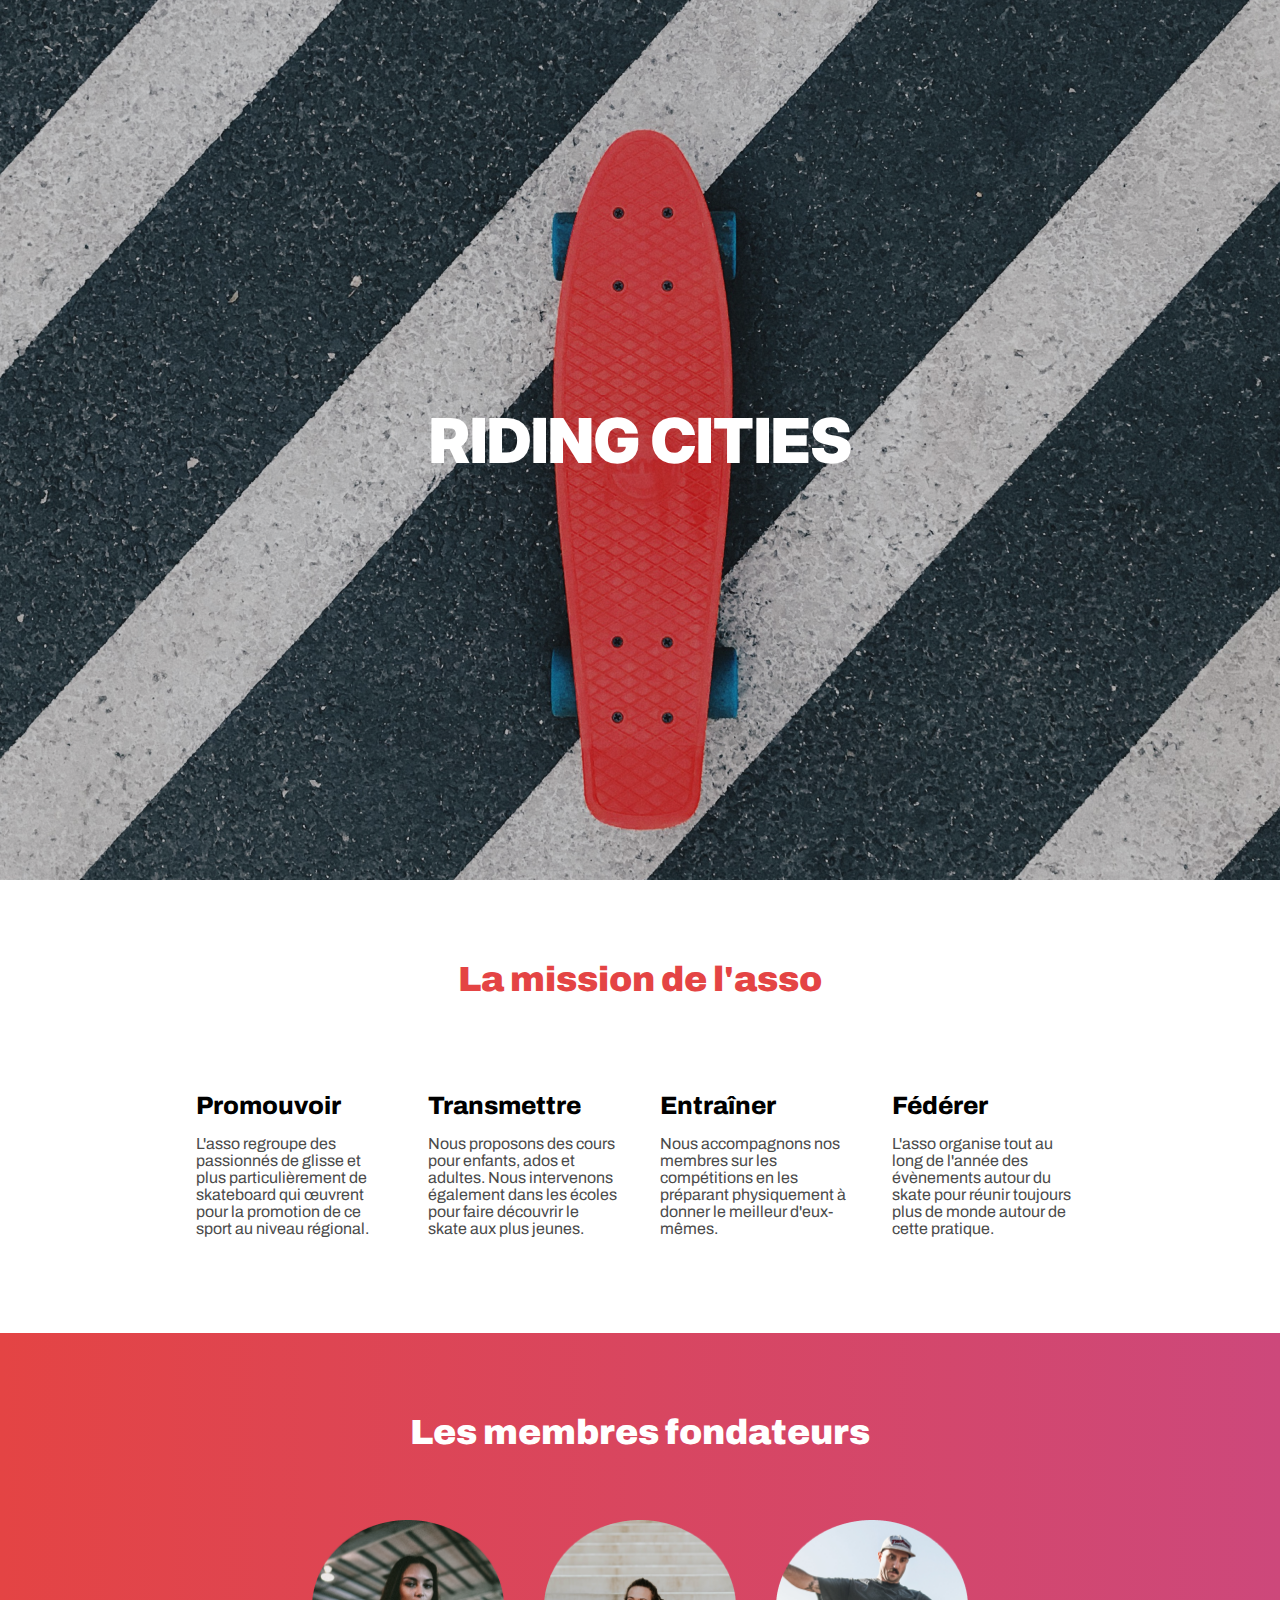
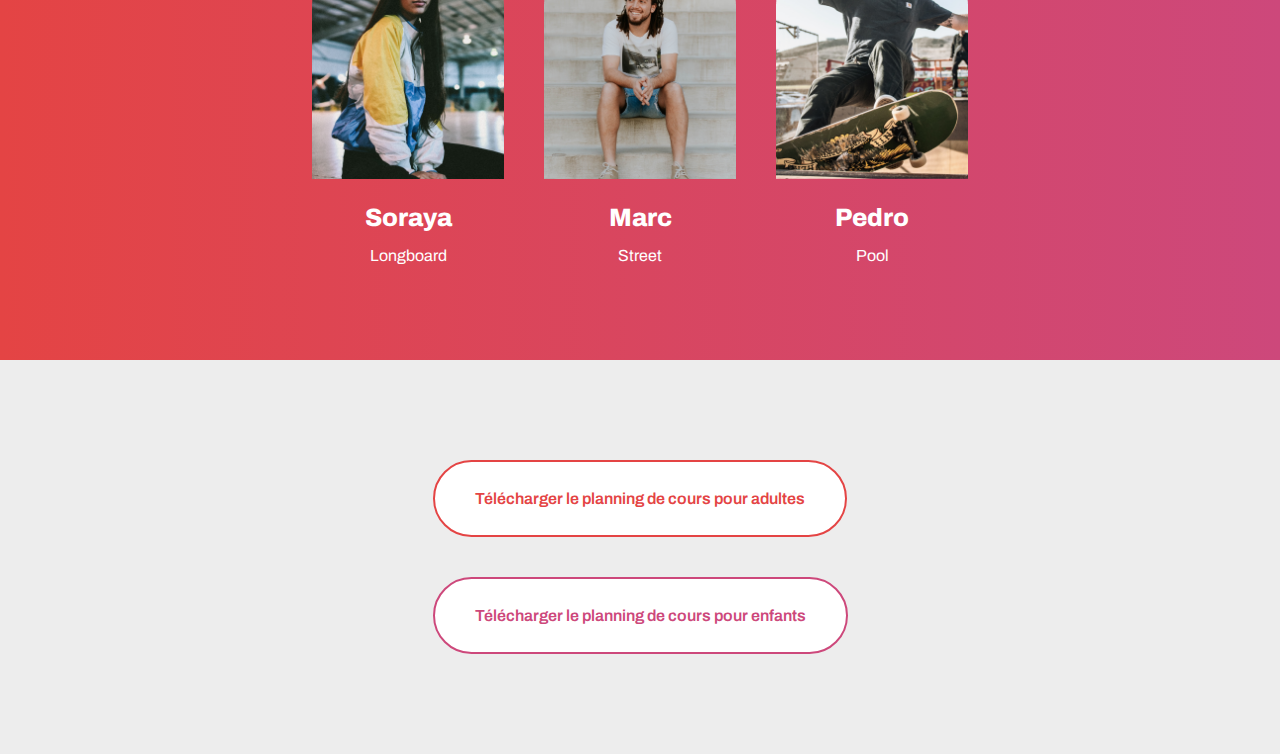
<file: index.html>
<!DOCTYPE html>
<html lang="fr">
	<head>
		<meta charset="utf-8">
		<meta name="viewport" content="width=device-width, initial-scale=1">
		<link rel="stylesheet" type="text/css" href="css/style.css">
		<link rel="preconnect" href="https://fonts.googleapis.com">
		<link rel="preconnect" href="https://fonts.gstatic.com" crossorigin>
		<link href="https://fonts.googleapis.com/css2?family=Archivo:wght@400;500;600;800;900&family=Inter:wght@900&display=swap" rel="stylesheet">
		<title>Riding Cities</title>
	</head>
	<body>
		<div class="container">
			<header>
				<img src="images/header.png" alt="skateboard sur un sol goudronné">
				<div class="headerTextContent">
					<h1>RIDING CITIES</h1>
				</div>
			</header>
			<main>
				<section>
					<h2>La mission de l'asso</h2>
					<div class="directionRow">
						<article>
							<h3>Promouvoir</h3>
							<p>L'asso regroupe des passionnés de glisse et plus particulièrement de skateboard qui œuvrent pour la promotion de ce sport au niveau régional.</p>
						</article>
						<article>
							<h3>Transmettre</h3>
							<p>Nous proposons des cours pour enfants, ados et adultes. Nous intervenons également dans les écoles pour faire découvrir le skate aux plus jeunes.</p>
						</article>
						<article>
							<h3>Entraîner</h3>
							<p>Nous accompagnons nos membres sur les compétitions en les préparant physiquement à donner le meilleur d'eux-mêmes.</p>
						</article>
						<article>
							<h3>Fédérer</h3>
							<p>L'asso organise tout au long de l'année des évènements autour du skate pour réunir toujours plus de monde autour de cette pratique.</p>
						</article>
					</div>
				</section>
                <section class="sectionLinearGradientBackground whiteContentSection">
                    <h2>Les membres fondateurs</h2>
                    <div class="directionRow textCenter">
                        <article>
                            <img src="images/soraya.png" alt="une jeune femme habillée en streetwear">
                            <h3>Soraya</h3>
                            <p>Longboard</p>
                        </article>
                        <article>
                            <img src="images/marc.png" alt="un homme souriant assis sur un escalier'">
                            <h3>Marc</h3>
                            <p>Street</p>
                        </article>
                        <article>
                            <img src="images/pedro.png" alt="un homme faisant du skateboard">
                            <h3>Pedro</h3>
                            <p>Pool</p>
                        </article>
                    </div>
                </section>
				<section class="sectionLightGreyBackground">
					<div class="directionColumn">
						<a class="button buttonMainColor buttonRounded buttonHighlight" href="documents/planning-adultes.pdf" target="_blank">Télécharger le planning de cours pour adultes</a>
                        <a class="button buttonSecondColor buttonRounded buttonHighlight" href="documents/planning-enfants.pdf" target="_blank">Télécharger le planning de cours pour enfants</a>
					</div>
				</section>
			</main>
		</div>
	</body>
</html>
</file>
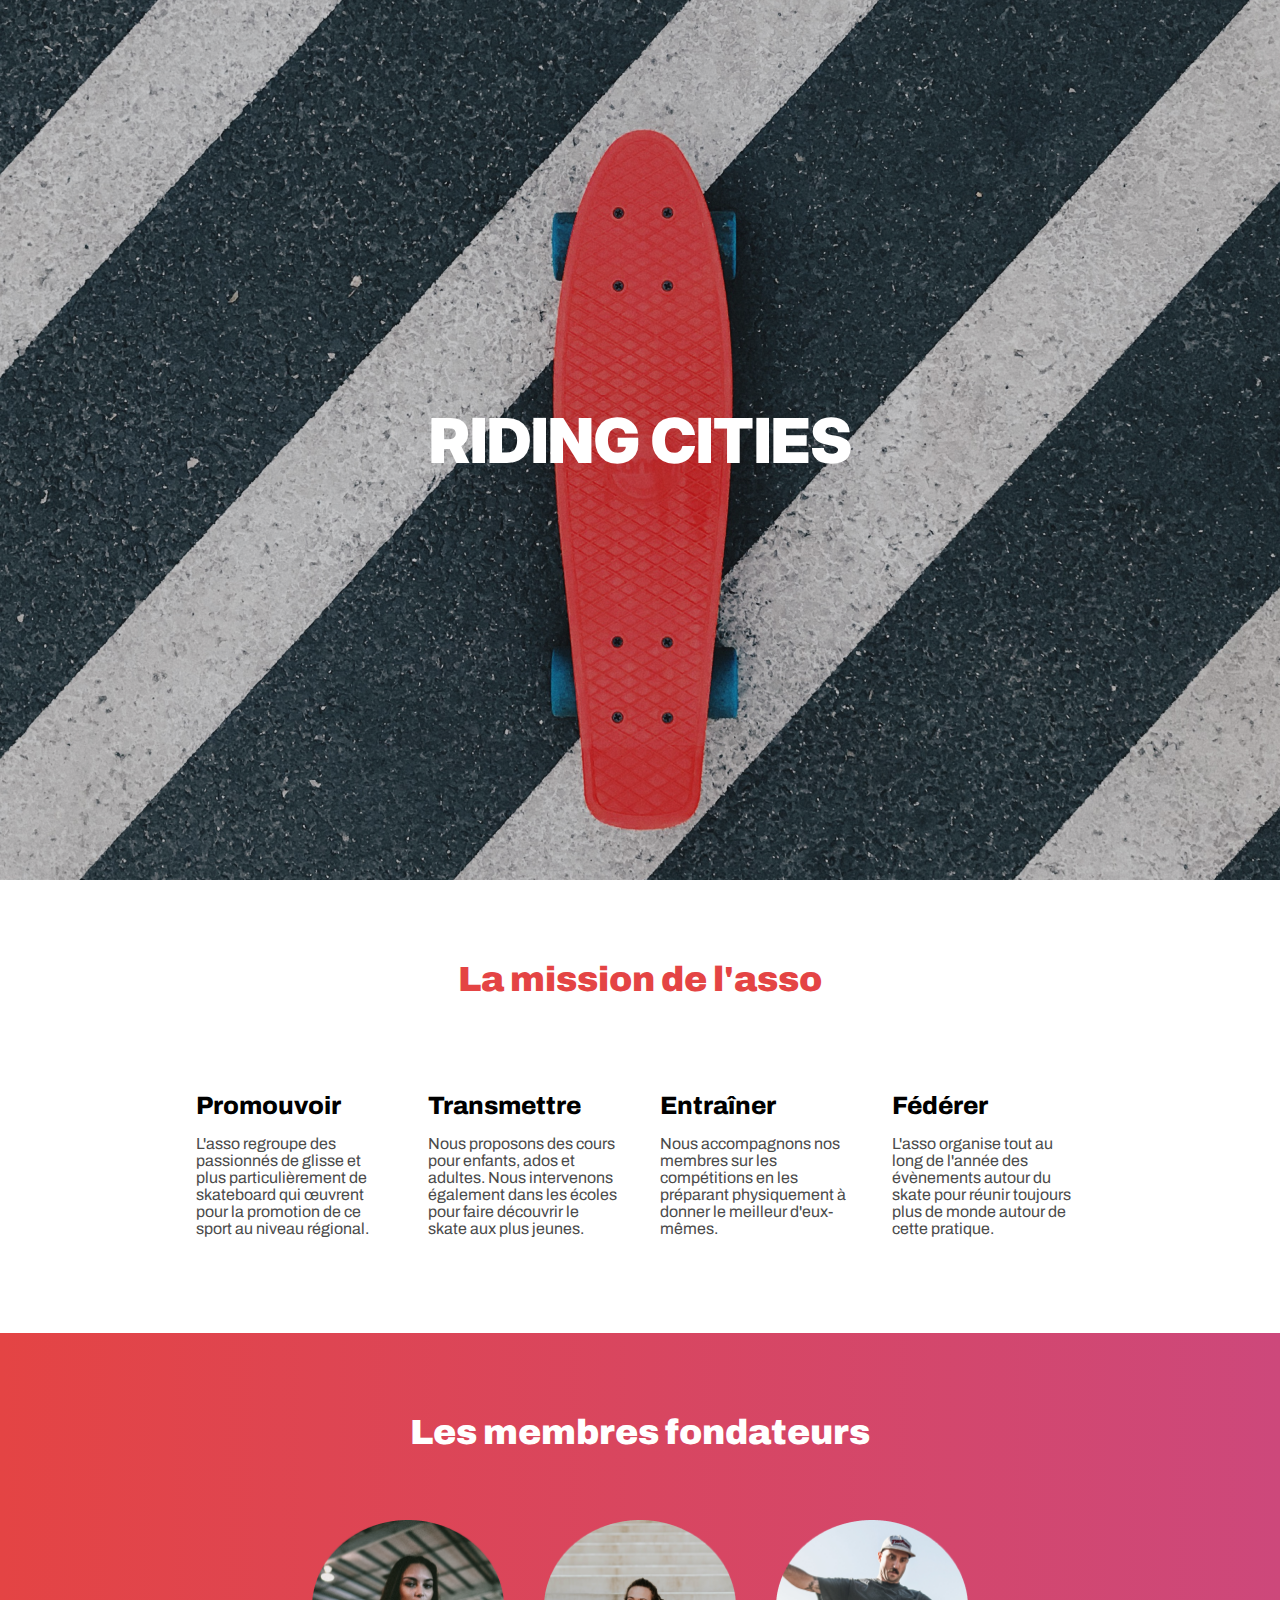
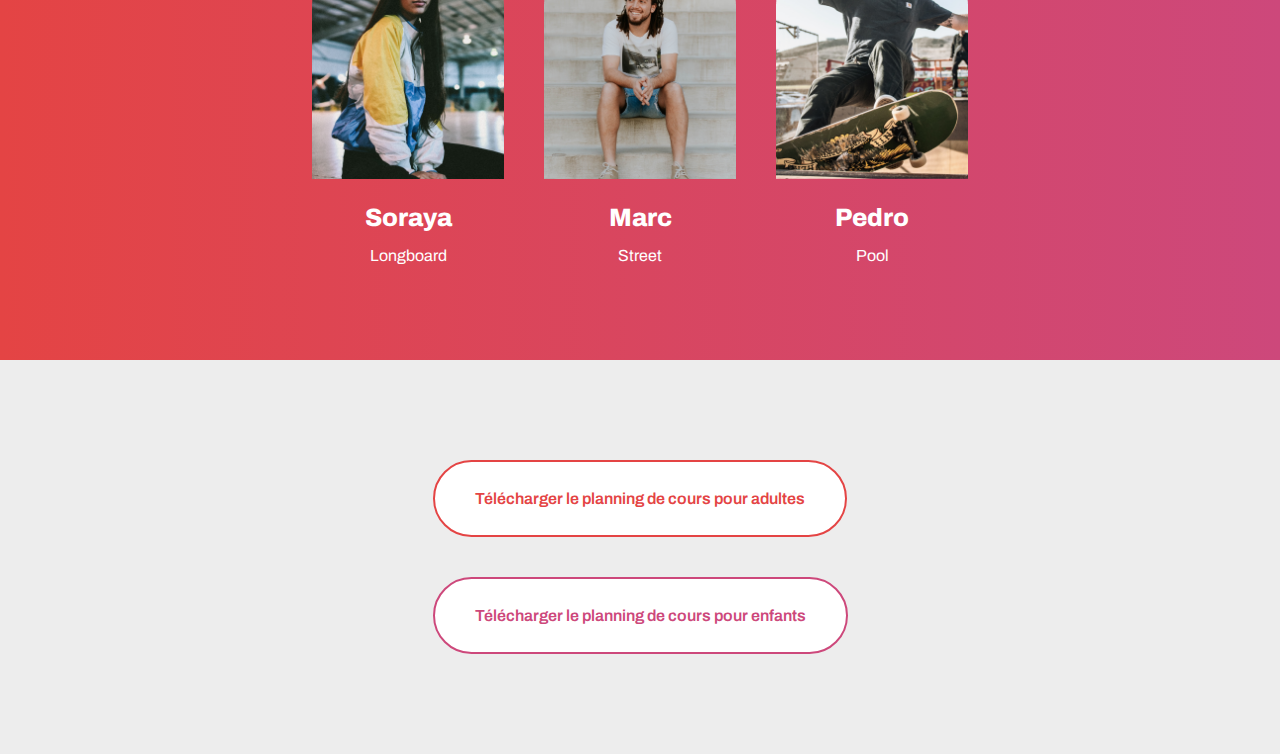
<file: index-2.html>
<!DOCTYPE html>
<html lang="fr">
	<head>
		<meta charset="utf-8">
		<meta name="viewport" content="width=device-width, initial-scale=1">
		<link rel="stylesheet" type="text/css" href="css/style.css">
		<link rel="preconnect" href="https://fonts.googleapis.com">
		<link rel="preconnect" href="https://fonts.gstatic.com" crossorigin>
		<link href="https://fonts.googleapis.com/css2?family=Archivo:wght@400;500;600;800;900&family=Inter:wght@900&display=swap" rel="stylesheet">
		<title>Riding Cities</title>
	</head>
	<body>
		<div class="container">
			<header>
				<img src="images/header.png" alt="skateboard sur un sol goudronné">
				<div class="headerTextContent">
					<h1>RIDING CITIES</h1>
				</div>
			</header>
			<main>
				<section>
					<h2>La mission de l'asso</h2>
					<div class="directionRow">
						<article>
							<h3>Promouvoir</h3>
							<p>L'asso regroupe des passionnés de glisse et plus particulièrement de skateboard qui œuvrent pour la promotion de ce sport au niveau régional.</p>
						</article>
						<article>
							<h3>Transmettre</h3>
							<p>Nous proposons des cours pour enfants, ados et adultes. Nous intervenons également dans les écoles pour faire découvrir le skate aux plus jeunes.</p>
						</article>
						<article>
							<h3>Entraîner</h3>
							<p>Nous accompagnons nos membres sur les compétitions en les préparant physiquement à donner le meilleur d'eux-mêmes.</p>
						</article>
						<article>
							<h3>Fédérer</h3>
							<p>L'asso organise tout au long de l'année des évènements autour du skate pour réunir toujours plus de monde autour de cette pratique.</p>
						</article>
					</div>
				</section>
                <section class="sectionLinearGradientBackground whiteContentSection">
                    <h2>Les membres fondateurs</h2>
                    <div class="directionRow textCenter">
                        <article>
                            <img src="images/soraya.png" alt="une jeune femme habillée en streetwear">
                            <h3>Soraya</h3>
                            <p>Longboard</p>
                        </article>
                        <article>
                            <img src="images/marc.png" alt="un homme souriant assis sur un escalier'">
                            <h3>Marc</h3>
                            <p>Street</p>
                        </article>
                        <article>
                            <img src="images/pedro.png" alt="un homme faisant du skateboard">
                            <h3>Pedro</h3>
                            <p>Pool</p>
                        </article>
                    </div>

                </section>
				<section class="sectionLightGreyBackground">
					<div class="directionColumn">
						<a class="button buttonMainColor buttonRounded buttonHighlight" href="documents/planning-adultes.pdf" target="_blank">Télécharger le planning de cours pour adultes</a>
                        <a class="button buttonSecondColor buttonRounded buttonHighlight" href="documents/planning-enfants.pdf" target="_blank">Télécharger le planning de cours pour enfants</a>
					</div>
				</section>
			</main>
		</div>
	</body>
</html>
</file>
<file: css/style.css>
/*GENERAL*/
:root {
  --main-color: #E44444; /* var(--main-color) */
  --second-color: #CD487B; /* var(--second-color) */
  --light-grey-color: #EDEDED; /* var(--light-grey-color) */
  --drak-grey-color: #4B4B4B; /* var(--drak-grey-color) */
}

body {
	margin: 0;
	display: flex;
	justify-content: center;
}

.container {
	min-width: 992px;
	max-width: 1440px;
}

h2, 
h3 {
	font-family: 'Archivo', sans-serif;
	font-style: normal;
}

h2 {
	text-align: center;
}


/*HEADER*/
header {
	position: relative;
	width: 100%;
	height: 880px;
}

header img,
header .headerTextContent {
	position: absolute;
	width: 100%;
	height: 100%;
	top: 0;
	left: 0;
}

header img {
	object-fit: cover;
}

header .headerTextContent {
	display: flex;
	justify-content: center;
	align-items: center;
}

h1 {
	font-family: 'Inter', sans-serif;
	font-style: normal;
	font-weight: 900;
	font-size: 62px;
	line-height: 75px;
	color: white;
}



/*CONTENT*/
section {
	padding-bottom: 80px;
	padding-top: 80px;
}

h2
{
	font-weight: 900;
	font-size: 35px;
	line-height: 38px;
	color: var(--main-color);
	padding-bottom: 40px;
	margin-top: 0;
}

h3 {
	font-weight: 800;
	font-size: 25px;
	line-height: 27px;
	color: black;
	margin-bottom: 0;
}

article {
	width: 15%;
	margin: 0px 20px;
	display: flex;
	flex-direction: column;
}

p {
	font-family: 'Archivo';
	font-style: normal;
	font-weight: 400;
	font-size: 16px;
	line-height: 17px;
	color: var(--drak-grey-color);
}


/***************/
.directionRow {
	display: flex;
	flex-direction: row;
	justify-content: center;
}

.directionColumn {
	display: flex;
	flex-direction: column;
	align-items: center;
}

.sectionLinearGradientBackground {
	background: linear-gradient(to right, var(--main-color), var(--second-color));
}

.whiteContentSection h2,
.whiteContentSection h3,
.whiteContentSection p {
	color:  white;
}

.textCenter {
	text-align: center;
}

/***************/
.sectionLightGreyBackground {
	background-color: var(--light-grey-color);
}

.button {
	margin: 20px 0px;
	padding: 28px 40px;

	background-color: white;

	border-style: solid;
	border-width: 2px;
	border-radius: 5px;

	box-sizing: border-box;

	font-family: 'Archivo';
	font-style: normal;
	font-weight: 600;
	font-size: 16px;
	line-height: 17px;

	display: flex;
	align-items: center;
	justify-content: center;

	text-decoration: none;
}

.buttonDrakGreyColor {
	color: var(--drak-grey-color);
	border-color: var(--drak-grey-color);
}

.buttonMainColor {
	color: var(--main-color);
	border-color: var(--main-color);
}

.buttonSecondColor {
	color: var(--second-color);
	border-color: var(--second-color);
}

.buttonRounded {
	border-radius: 39px;
}


.buttonHighlight:hover {
	font-weight: 800;
	border-width: 3px;
}
</file>
